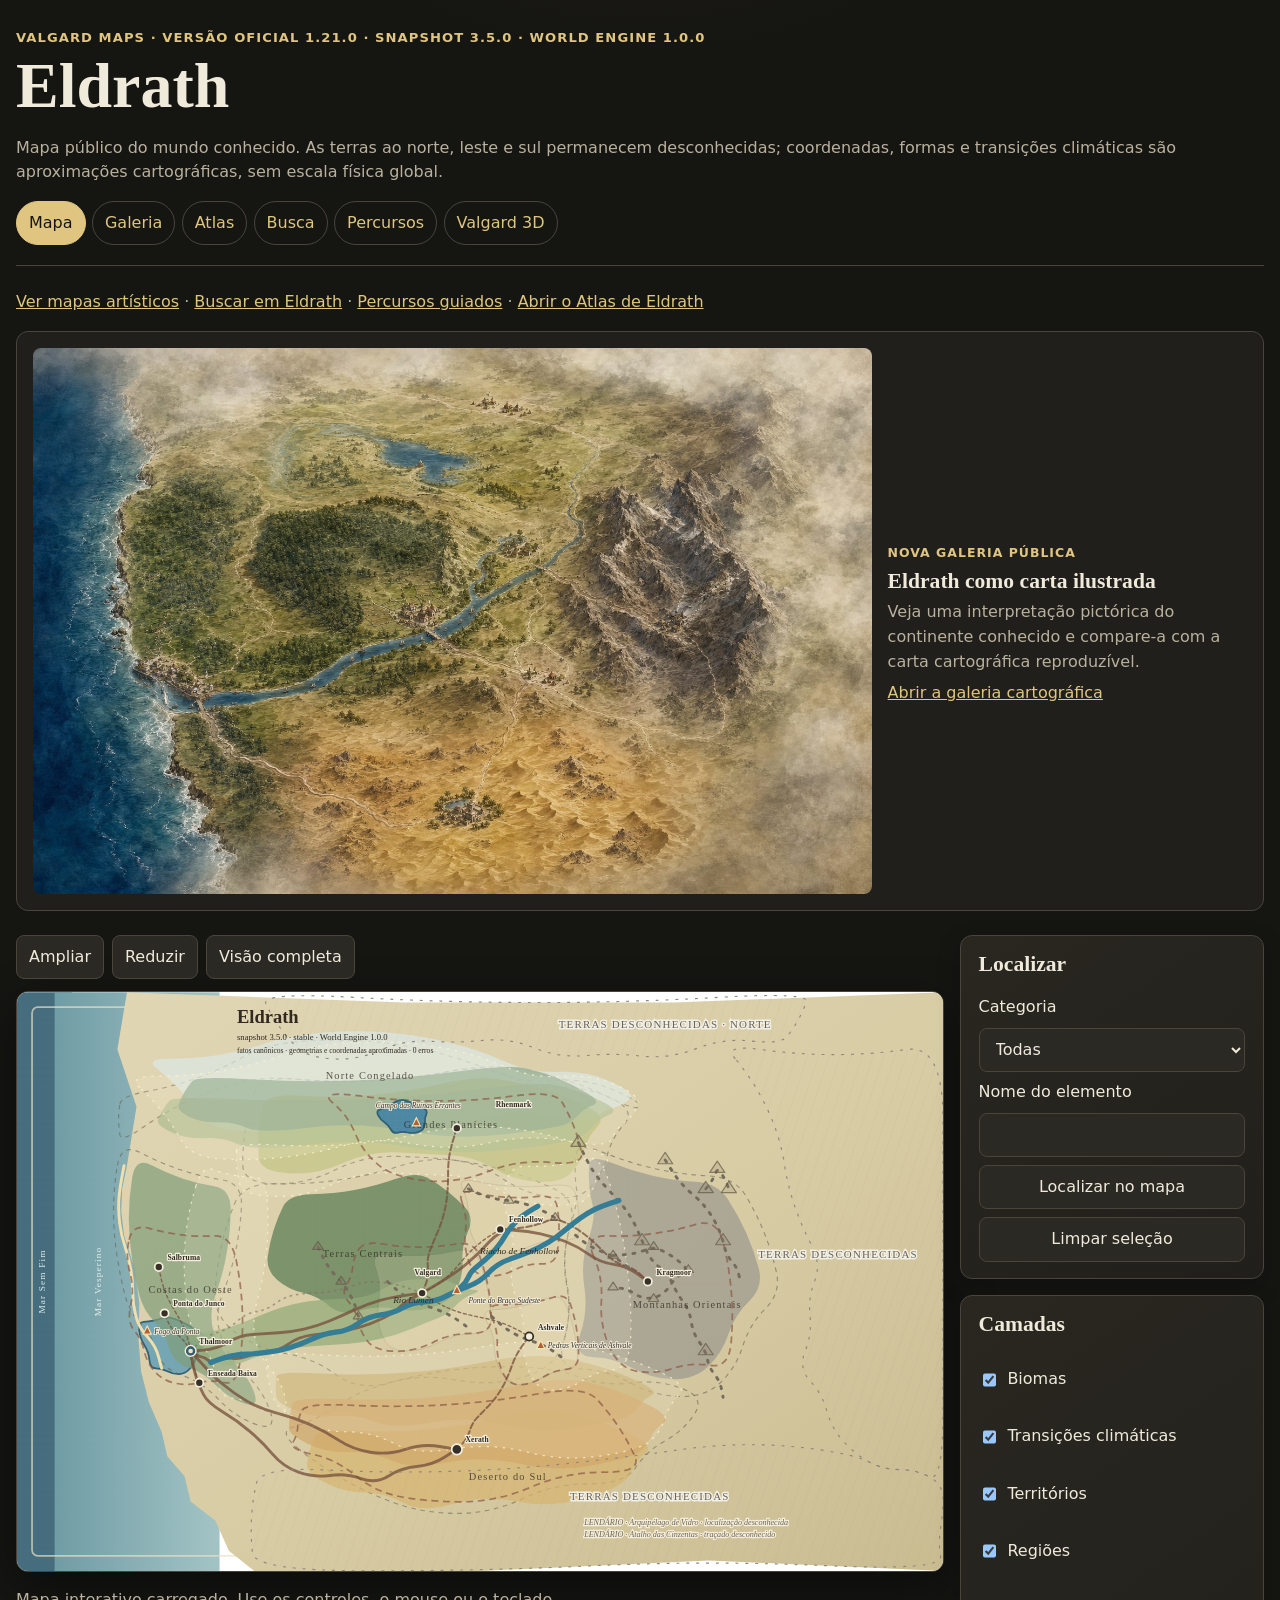
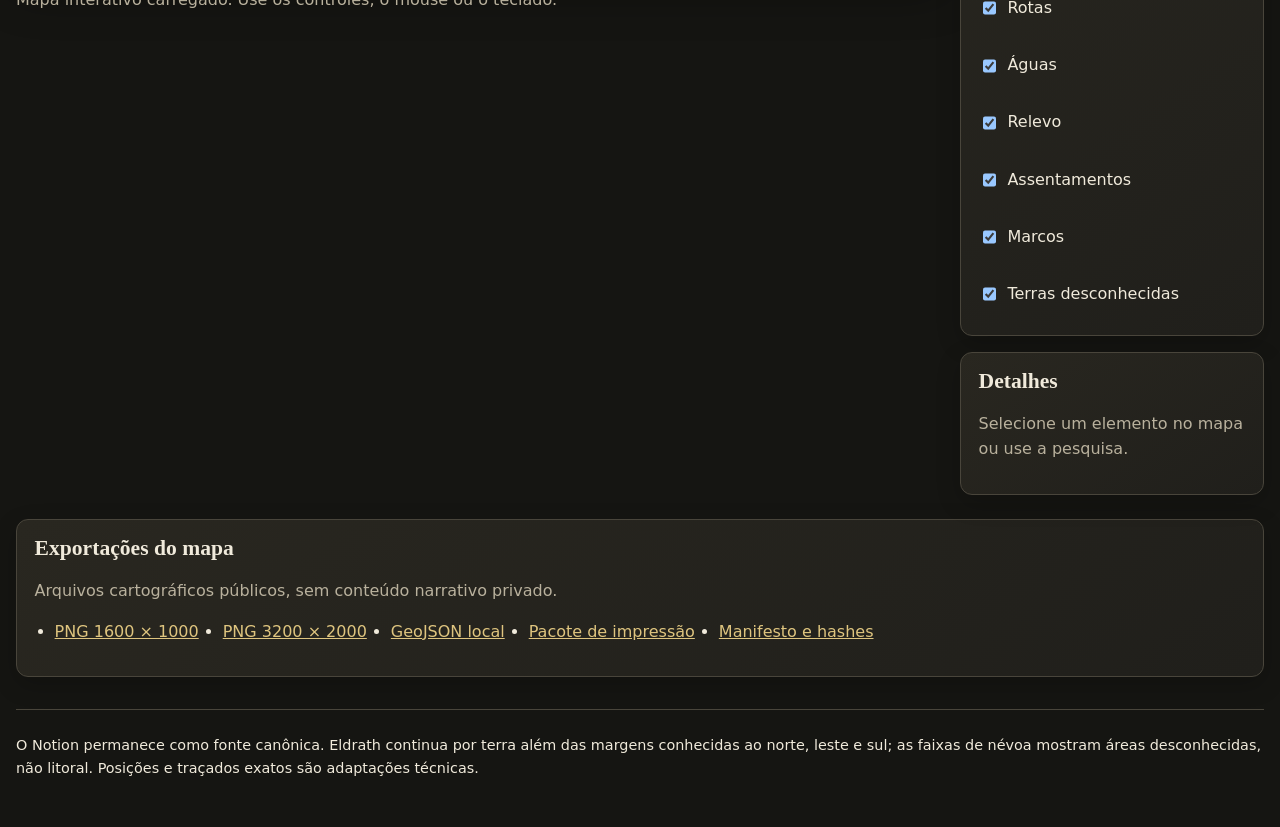
<file: index.html>
<!doctype html>
<html lang="pt-BR">
<head>
  <meta charset="utf-8">
  <meta name="viewport" content="width=device-width, initial-scale=1">
  <title>Valgard Maps — Eldrath</title>
  <meta name="description" content="Mapa público interativo de Eldrath.">
  <meta name="theme-color" content="#201f1b">
  <link rel="manifest" href="manifest.webmanifest">
  <link rel="stylesheet" href="styles.css">
  <link rel="stylesheet" href="phase29.css">
  <link rel="stylesheet" href="accessibility.css">
  <link rel="stylesheet" href="polish.css">
  <link rel="stylesheet" href="gallery.css">
</head>
<body>
  <a class="skip-link" href="#main-content">Pular para o mapa</a>
  <header>
    <p>Valgard Maps · versão oficial 1.21.0 · snapshot 3.5.0 · World Engine 1.0.0</p>
    <h1>Eldrath</h1>
    <p>Mapa público do mundo conhecido. As terras ao norte, leste e sul permanecem desconhecidas; coordenadas, formas e transições climáticas são aproximações cartográficas, sem escala física global.</p>
    <nav class="site-nav" aria-label="Navegação principal"><a href="index.html" aria-current="page">Mapa</a><a href="gallery.html">Galeria</a><a href="atlas.html">Atlas</a><a href="search.html">Busca</a><a href="tours.html">Percursos</a><a href="valgard-3d.html">Valgard 3D</a></nav>
  </header>
  <main id="main-content">
    <p><a href="gallery.html">Ver mapas artísticos</a> · <a href="search.html">Buscar em Eldrath</a> · <a href="tours.html">Percursos guiados</a> · <a href="atlas.html">Abrir o Atlas de Eldrath</a></p>
    <section class="art-preview" aria-labelledby="art-preview-title">
      <a href="gallery.html"><img src="art/eldrath-carta-ilustrada-v001.jpg" width="1554" height="1012" alt="Prévia da carta artística de Eldrath"></a>
      <div><p class="art-preview-kicker">Nova galeria pública</p><h2 id="art-preview-title">Eldrath como carta ilustrada</h2><p>Veja uma interpretação pictórica do continente conhecido e compare-a com a carta cartográfica reproduzível.</p><a href="gallery.html">Abrir a galeria cartográfica</a></div>
    </section>
    <div class="workspace">
      <section class="map-shell" aria-labelledby="map-heading">
        <h2 id="map-heading" class="sr-only">Mapa interativo</h2>
        <div class="toolbar" aria-label="Controles do mapa">
          <button id="zoom-in" type="button">Ampliar</button>
          <button id="zoom-out" type="button">Reduzir</button>
          <button id="reset-view" type="button">Visão completa</button>
        </div>
        <div class="map">
          <object id="eldrath-map" data="maps/eldrath-v001.svg" type="image/svg+xml" aria-label="Mapa de Eldrath">
            <p>Não foi possível exibir o SVG. <a href="maps/eldrath-v001.svg">Abra o mapa diretamente</a>.</p>
          </object>
        </div>
        <p id="map-status" role="status" aria-live="polite">Carregando o mapa interativo…</p>
      </section>
      <aside class="sidebar">
        <section class="panel">
          <h2>Localizar</h2>
          <form id="feature-form" class="search-form">
            <label for="feature-category">Categoria</label>
            <select id="feature-category">
              <option value="all">Todas</option>
              <option value="settlements">Assentamentos</option>
              <option value="landmarks">Marcos</option>
              <option value="regions">Regiões</option>
              <option value="climateTransitions">Transições climáticas</option>
              <option value="rivers">Rios</option>
              <option value="relief">Relevo</option>
              <option value="routes">Rotas</option>
              <option value="unknownRegions">Terras desconhecidas</option>
            </select>
            <label for="feature-search">Nome do elemento</label>
            <input id="feature-search" list="feature-options" autocomplete="off">
            <datalist id="feature-options"></datalist>
            <button type="submit">Localizar no mapa</button>
            <button id="clear-selection" type="button">Limpar seleção</button>
          </form>
        </section>
        <section class="panel">
          <h2>Camadas</h2>
          <div class="layers">
            <label><input type="checkbox" data-layer="biomes" checked> Biomas</label>
            <label><input type="checkbox" data-layer="climate" checked> Transições climáticas</label>
            <label><input type="checkbox" data-layer="territories" checked> Territórios</label>
            <label><input type="checkbox" data-layer="regions" checked> Regiões</label>
            <label><input type="checkbox" data-layer="routes" checked> Rotas</label>
            <label><input type="checkbox" data-layer="hydrology" checked> Águas</label>
            <label><input type="checkbox" data-layer="relief" checked> Relevo</label>
            <label><input type="checkbox" data-layer="settlements" checked> Assentamentos</label>
            <label><input type="checkbox" data-layer="landmarks" checked> Marcos</label>
            <label><input type="checkbox" data-layer="unknown" checked> Terras desconhecidas</label>
          </div>
        </section>
        <section id="feature-detail" class="panel" aria-live="polite">
          <h2>Detalhes</h2>
          <p>Selecione um elemento no mapa ou use a pesquisa.</p>
        </section>
      </aside>
    </div>
    <section class="downloads" aria-labelledby="downloads-title">
      <h2 id="downloads-title">Exportações do mapa</h2>
      <p>Arquivos cartográficos públicos, sem conteúdo narrativo privado.</p>
      <ul>
        <li><a href="downloads/eldrath-v001-1600x1000.png">PNG 1600 × 1000</a></li>
        <li><a href="downloads/eldrath-v001-3200x2000.png">PNG 3200 × 2000</a></li>
        <li><a href="downloads/eldrath-v001.geojson">GeoJSON local</a></li>
        <li><a href="downloads/eldrath-v001-print.zip">Pacote de impressão</a></li>
        <li><a href="downloads/manifest.json">Manifesto e hashes</a></li>
      </ul>
    </section>
  </main>
  <footer>O Notion permanece como fonte canônica. Eldrath continua por terra além das margens conhecidas ao norte, leste e sul; as faixas de névoa mostram áreas desconhecidas, não litoral. Posições e traçados exatos são adaptações técnicas.</footer>
  <script src="app.js" defer></script>
  <script src="sw-register.js" defer></script>
</body>
</html>
</file>
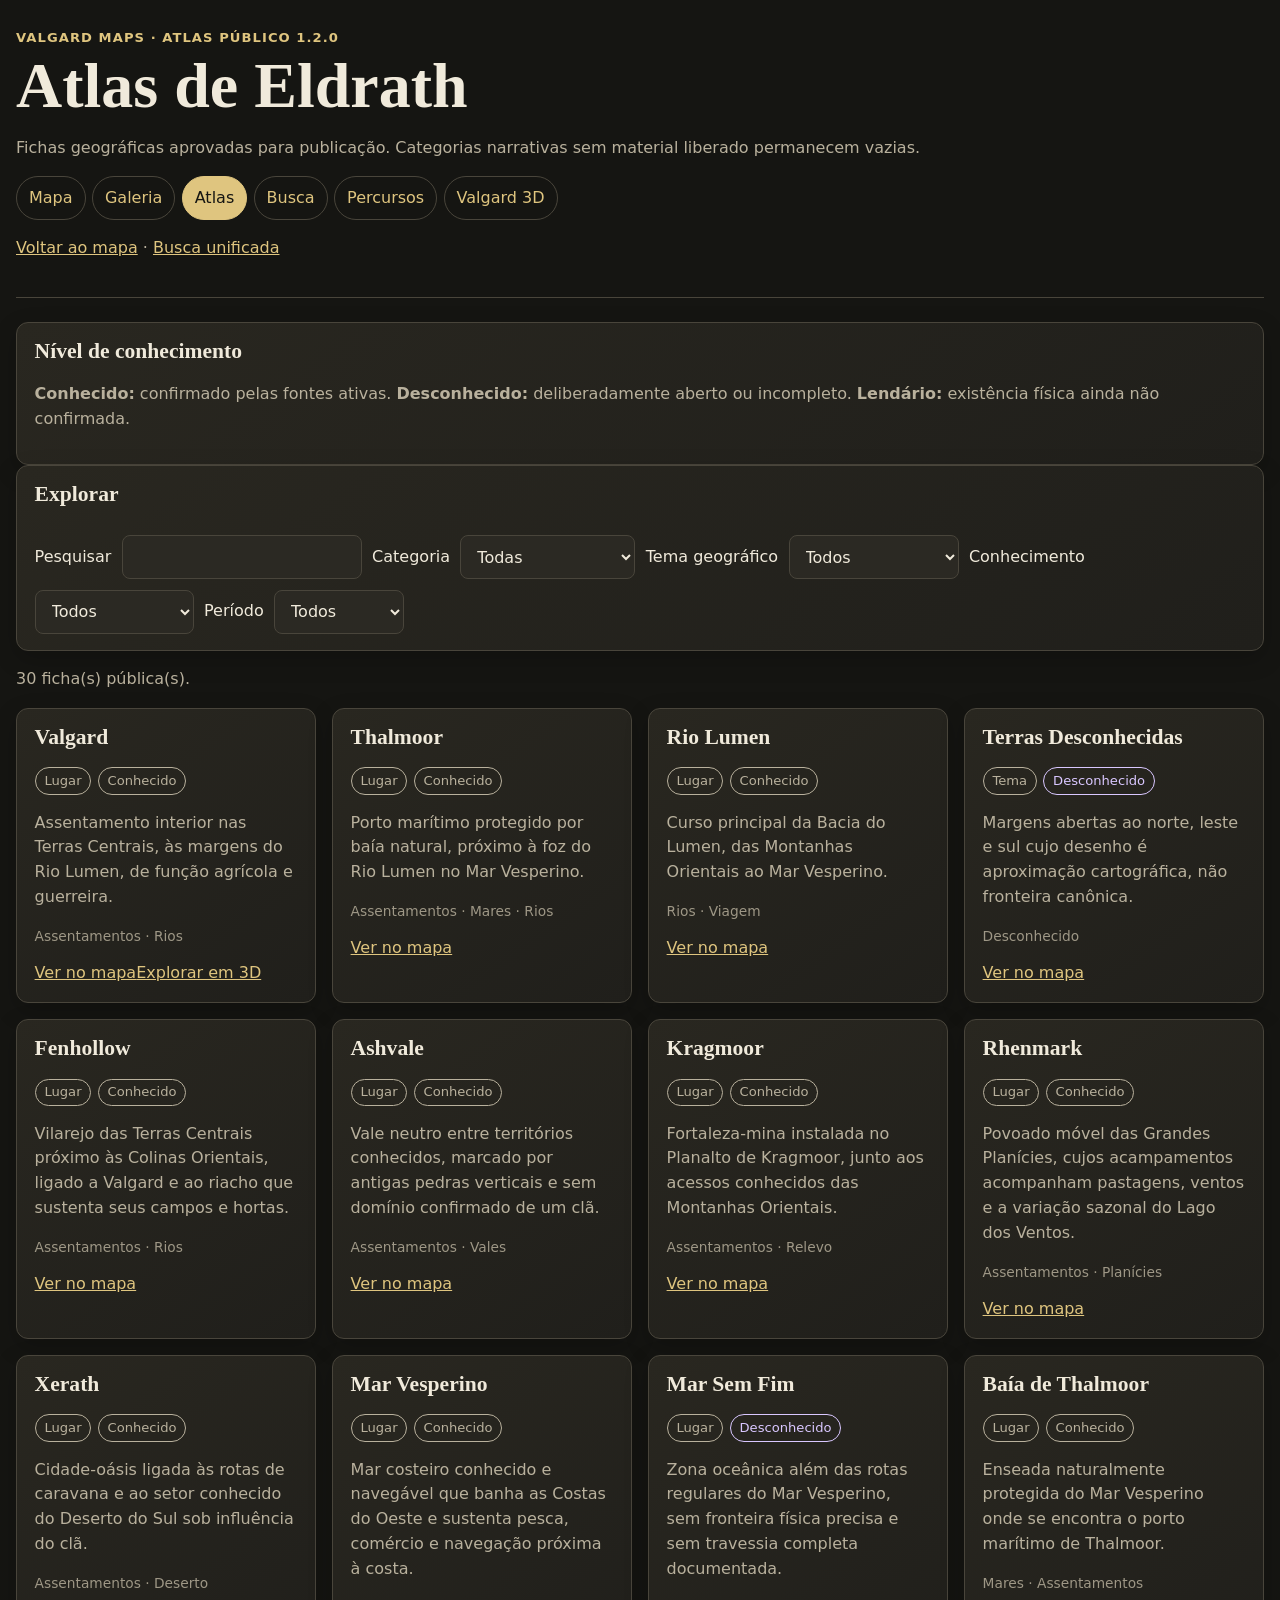
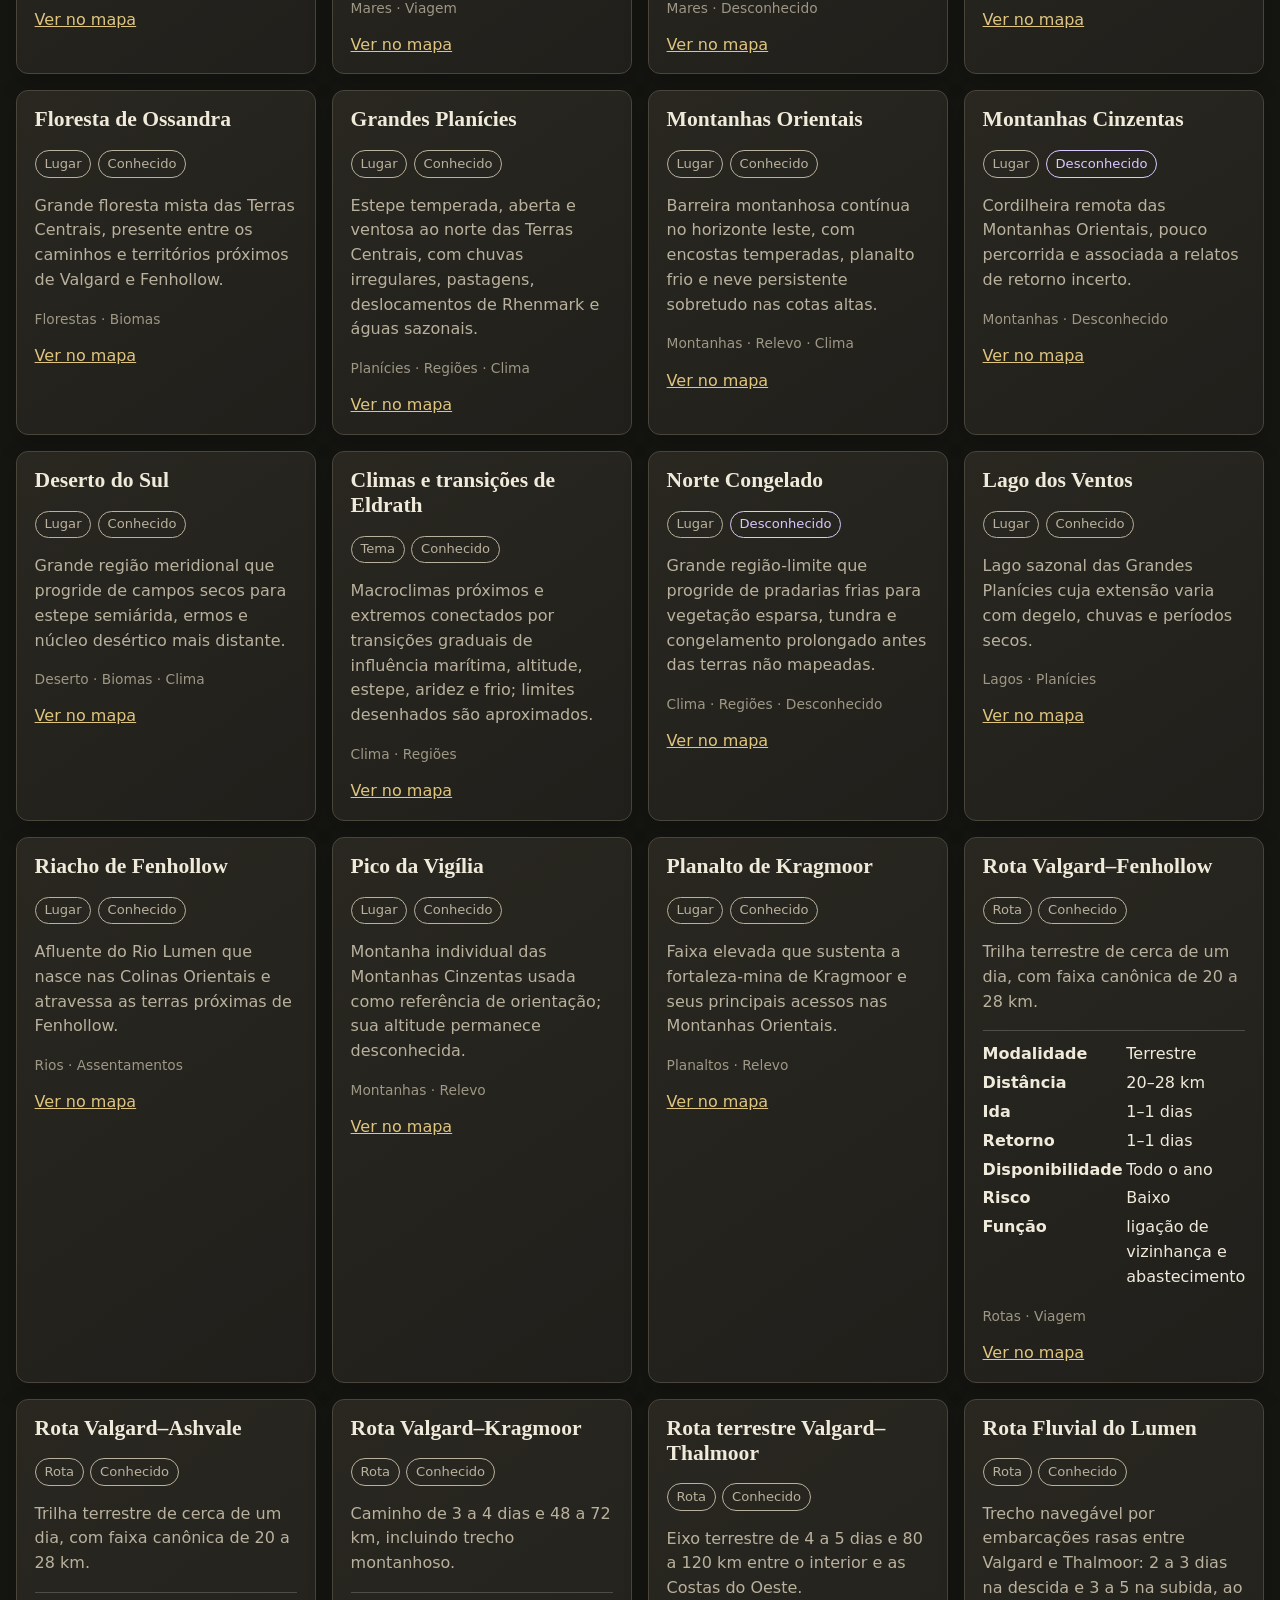
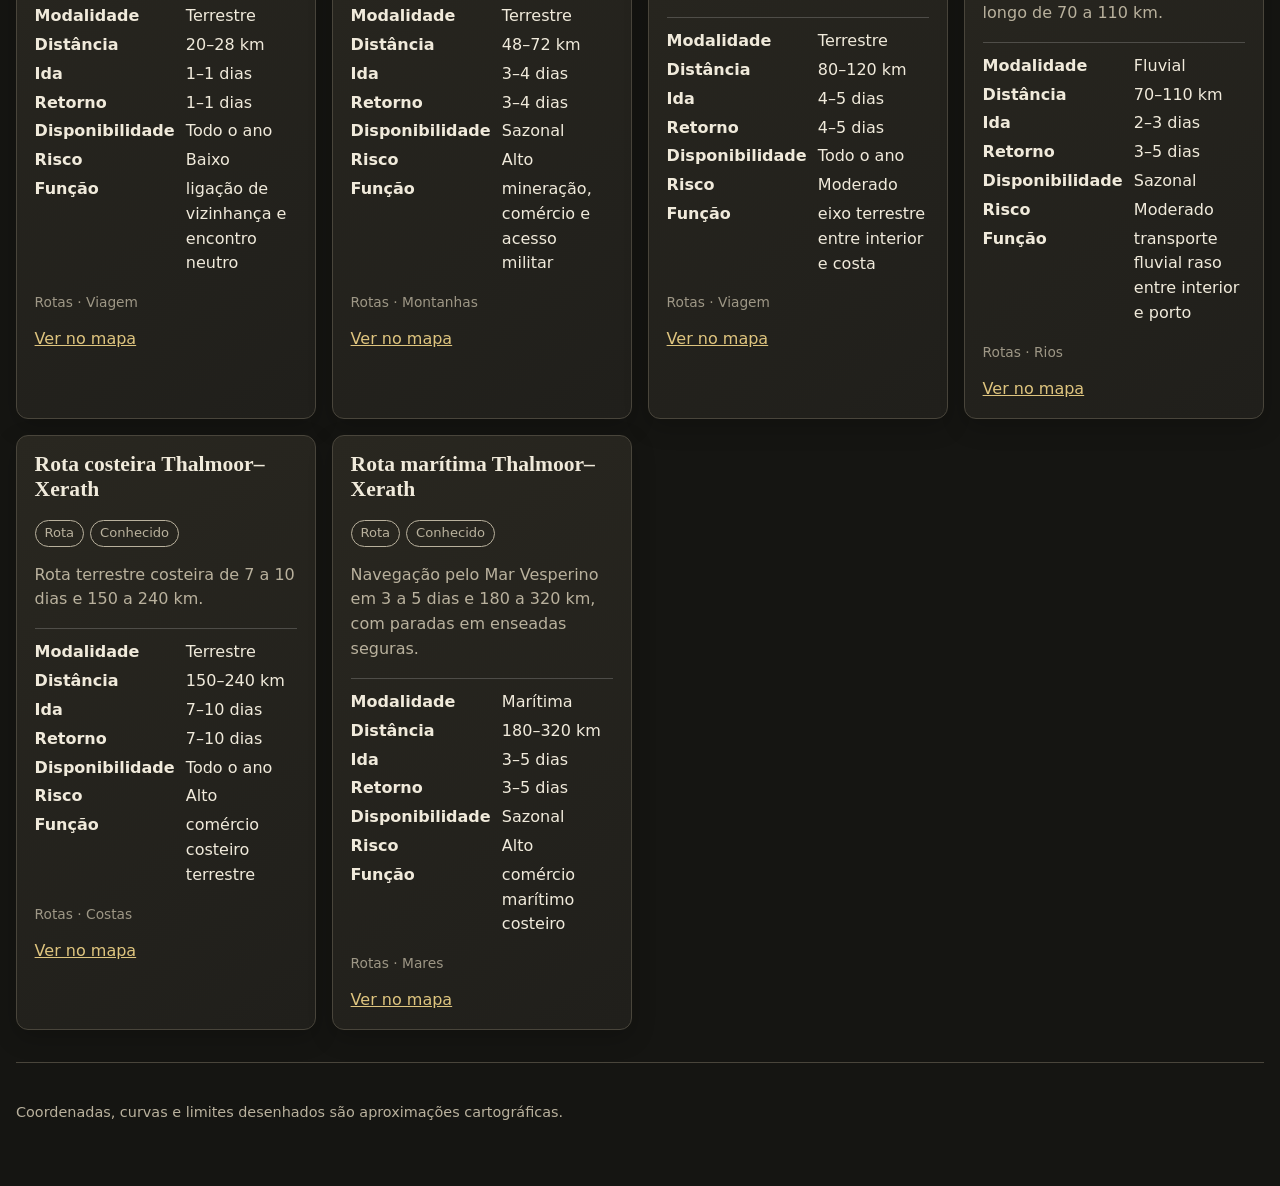
<file: atlas.html>
<!doctype html>
<html lang="pt-BR">
<head>
  <meta charset="utf-8">
  <meta name="viewport" content="width=device-width,initial-scale=1">
  <title>Atlas de Eldrath</title>
  <meta name="description" content="Atlas cartográfico público de Eldrath.">
  <meta name="theme-color" content="#201f1b">
  <link rel="manifest" href="manifest.webmanifest">
  <link rel="stylesheet" href="styles.css">
  <link rel="stylesheet" href="accessibility.css">
  <link rel="stylesheet" href="polish.css">
  <link rel="stylesheet" href="atlas.css">
</head>
<body>
<a class="skip-link" href="#main-content">Pular para as fichas</a>
<header>
  <p>Valgard Maps · atlas público 1.2.0</p>
  <h1>Atlas de Eldrath</h1>
  <p>Fichas geográficas aprovadas para publicação. Categorias narrativas sem material liberado permanecem vazias.</p>
  <nav class="site-nav" aria-label="Navegação principal"><a href="index.html">Mapa</a><a href="gallery.html">Galeria</a><a href="atlas.html" aria-current="page">Atlas</a><a href="search.html">Busca</a><a href="tours.html">Percursos</a><a href="valgard-3d.html">Valgard 3D</a></nav>
  <p><a href="index.html">Voltar ao mapa</a> · <a href="search.html">Busca unificada</a></p>
</header>
<main id="main-content">
  <section class="panel atlas-legend" aria-labelledby="knowledge-title">
    <h2 id="knowledge-title">Nível de conhecimento</h2>
    <p><strong>Conhecido:</strong> confirmado pelas fontes ativas. <strong>Desconhecido:</strong> deliberadamente aberto ou incompleto. <strong>Lendário:</strong> existência física ainda não confirmada.</p>
  </section>
  <section class="panel atlas-controls" aria-labelledby="filters-title">
    <h2 id="filters-title">Explorar</h2>
    <label for="atlas-search">Pesquisar</label><input id="atlas-search" type="search" autocomplete="off">
    <label for="atlas-kind">Categoria</label><select id="atlas-kind"><option value="all">Todas</option><option value="place">Lugares</option><option value="theme">Temas</option><option value="route">Rotas</option><option value="character">Personagens</option><option value="event">Acontecimentos</option><option value="chapter">Capítulos</option></select>
    <label for="atlas-theme">Tema geográfico</label><select id="atlas-theme"><option value="all">Todos</option></select>
    <label for="atlas-knowledge">Conhecimento</label><select id="atlas-knowledge"><option value="all">Todos</option><option value="known">Conhecido</option><option value="unknown">Desconhecido</option><option value="legendary">Lendário</option></select>
    <label for="atlas-period">Período</label><select id="atlas-period"><option value="all">Todos</option><option value="atemporal">Atemporal</option></select>
  </section>
  <p id="atlas-status" role="status" aria-live="polite">Carregando atlas…</p>
  <section id="atlas-results" class="atlas-grid" aria-label="Fichas do atlas"></section>
  <noscript><section class="panel"><h2>Atlas sem JavaScript</h2><p>As fichas pesquisáveis exigem JavaScript. O <a href="maps/eldrath-v001.svg">mapa SVG</a> e as <a href="index.html#downloads-title">exportações públicas</a> continuam acessíveis.</p></section></noscript>
</main>
<footer><p>Coordenadas, curvas e limites desenhados são aproximações cartográficas.</p></footer>
<script src="atlas.js" defer></script>
<script src="sw-register.js" defer></script>
</body>
</html>
</file>
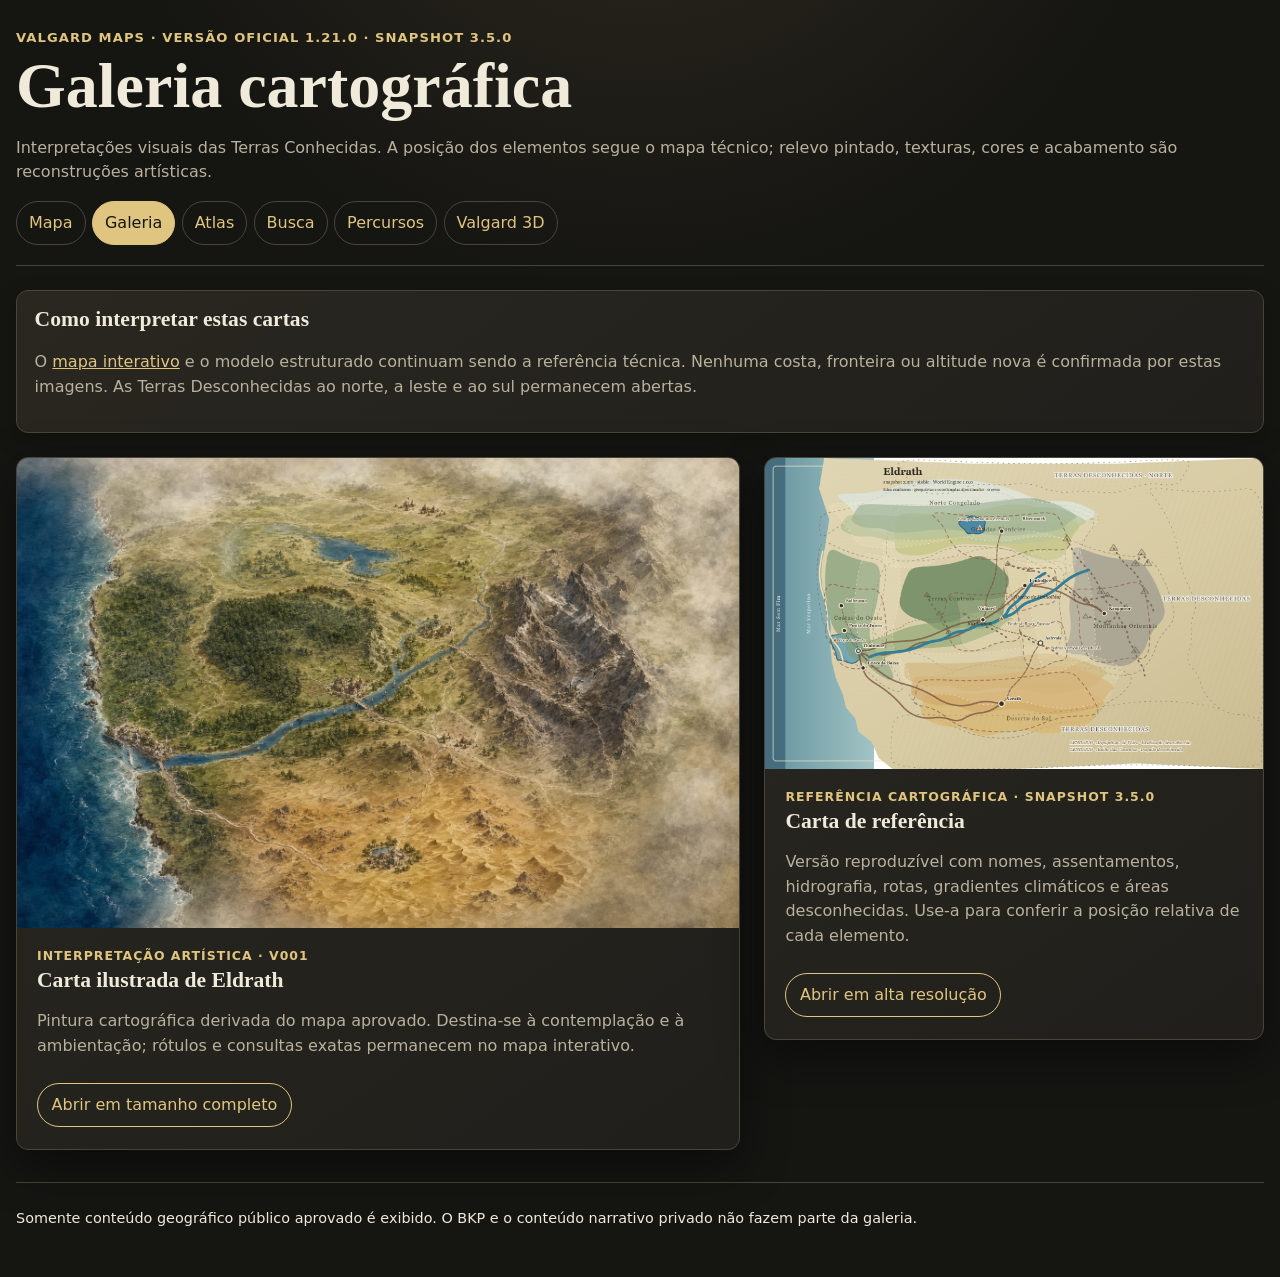
<file: gallery.html>
<!doctype html>
<html lang="pt-BR">
<head>
  <meta charset="utf-8">
  <meta name="viewport" content="width=device-width,initial-scale=1">
  <title>Galeria cartográfica — Valgard Maps</title>
  <meta name="description" content="Cartas artísticas e cartográficas públicas das Terras Conhecidas de Eldrath.">
  <meta name="theme-color" content="#201f1b">
  <link rel="manifest" href="manifest.webmanifest">
  <link rel="stylesheet" href="styles.css">
  <link rel="stylesheet" href="accessibility.css">
  <link rel="stylesheet" href="polish.css">
  <link rel="stylesheet" href="gallery.css">
</head>
<body>
  <a class="skip-link" href="#main-content">Pular para a galeria</a>
  <header>
    <p>Valgard Maps · versão oficial 1.21.0 · snapshot 3.5.0</p>
    <h1>Galeria cartográfica</h1>
    <p>Interpretações visuais das Terras Conhecidas. A posição dos elementos segue o mapa técnico; relevo pintado, texturas, cores e acabamento são reconstruções artísticas.</p>
    <nav class="site-nav" aria-label="Navegação principal"><a href="index.html">Mapa</a><a href="gallery.html" aria-current="page">Galeria</a><a href="atlas.html">Atlas</a><a href="search.html">Busca</a><a href="tours.html">Percursos</a><a href="valgard-3d.html">Valgard 3D</a></nav>
  </header>
  <main id="main-content">
    <section class="gallery-notice panel" aria-labelledby="reading-rule">
      <h2 id="reading-rule">Como interpretar estas cartas</h2>
      <p>O <a href="index.html">mapa interativo</a> e o modelo estruturado continuam sendo a referência técnica. Nenhuma costa, fronteira ou altitude nova é confirmada por estas imagens. As Terras Desconhecidas ao norte, a leste e ao sul permanecem abertas.</p>
    </section>
    <div class="art-grid">
      <article class="art-card art-card-featured">
        <div class="art-frame"><img src="art/eldrath-carta-ilustrada-v001.jpg" width="1554" height="1012" alt="Carta artística de Eldrath com mar a oeste, planícies ao norte, montanhas a leste, deserto ao sul e terras desconhecidas abertas nas margens"></div>
        <div class="art-copy"><p class="eyebrow">Interpretação artística · v001</p><h2>Carta ilustrada de Eldrath</h2><p>Pintura cartográfica derivada do mapa aprovado. Destina-se à contemplação e à ambientação; rótulos e consultas exatas permanecem no mapa interativo.</p><a class="art-action" href="art/eldrath-carta-ilustrada-v001.jpg">Abrir em tamanho completo</a></div>
      </article>
      <article class="art-card">
        <div class="art-frame"><img src="downloads/eldrath-v001-3200x2000.png" width="3200" height="2000" alt="Carta cartográfica de referência das Terras Conhecidas de Eldrath, com nomes, rotas, rios e áreas desconhecidas"></div>
        <div class="art-copy"><p class="eyebrow">Referência cartográfica · snapshot 3.5.0</p><h2>Carta de referência</h2><p>Versão reproduzível com nomes, assentamentos, hidrografia, rotas, gradientes climáticos e áreas desconhecidas. Use-a para conferir a posição relativa de cada elemento.</p><a class="art-action" href="downloads/eldrath-v001-3200x2000.png">Abrir em alta resolução</a></div>
      </article>
    </div>
  </main>
  <footer>Somente conteúdo geográfico público aprovado é exibido. O BKP e o conteúdo narrativo privado não fazem parte da galeria.</footer>
  <script src="sw-register.js" defer></script>
</body>
</html>
</file>
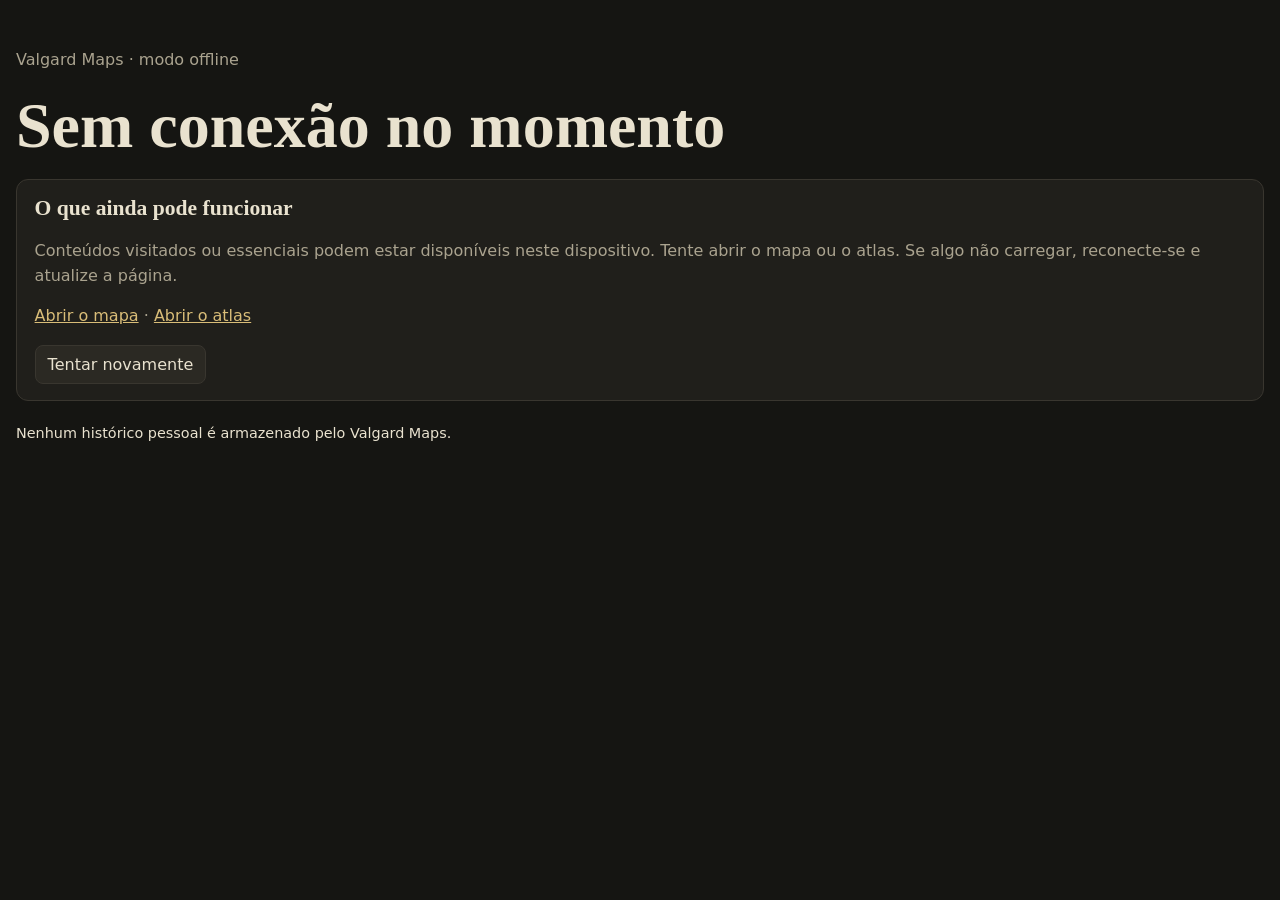
<file: offline.html>
<!doctype html>
<html lang="pt-BR"><head><meta charset="utf-8"><meta name="viewport" content="width=device-width,initial-scale=1"><title>Valgard Maps — sem conexão</title><meta name="theme-color" content="#201f1b"><link rel="manifest" href="manifest.webmanifest"><link rel="stylesheet" href="styles.css"><link rel="stylesheet" href="accessibility.css"></head>
<body><a class="skip-link" href="#main-content">Pular para o conteúdo</a><header><p>Valgard Maps · modo offline</p><h1>Sem conexão no momento</h1></header><main id="main-content"><section class="panel"><h2>O que ainda pode funcionar</h2><p>Conteúdos visitados ou essenciais podem estar disponíveis neste dispositivo. Tente abrir o mapa ou o atlas. Se algo não carregar, reconecte-se e atualize a página.</p><p><a href="index.html">Abrir o mapa</a> · <a href="atlas.html">Abrir o atlas</a></p><button id="retry-connection" type="button">Tentar novamente</button></section></main><footer>Nenhum histórico pessoal é armazenado pelo Valgard Maps.</footer><script src="sw-register.js" defer></script></body></html>
</file>
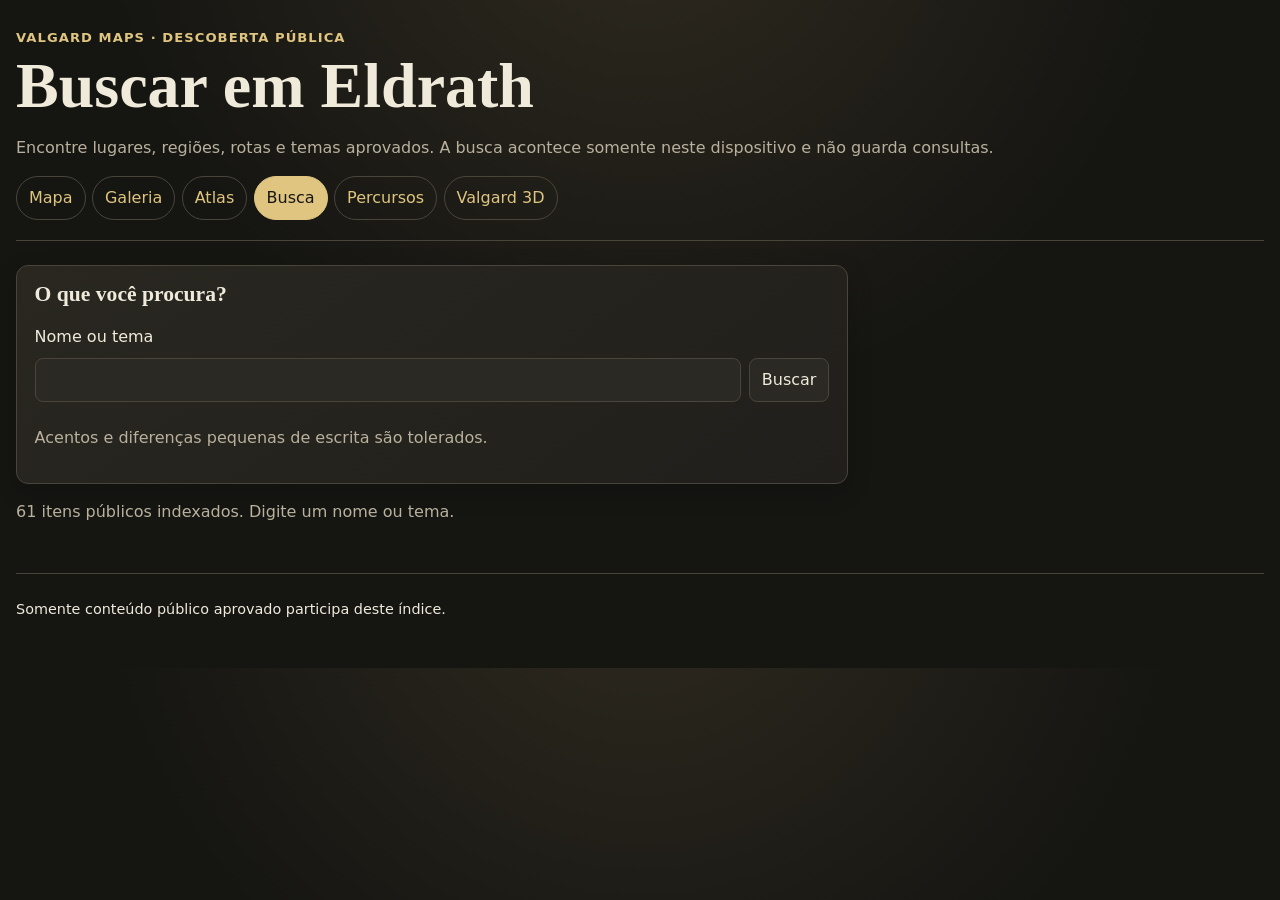
<file: search.html>
<!doctype html><html lang="pt-BR"><head><meta charset="utf-8"><meta name="viewport" content="width=device-width,initial-scale=1"><title>Buscar — Valgard Maps</title><meta name="description" content="Busca unificada no mapa, atlas e cenas públicas de Valgard Maps."><meta name="theme-color" content="#201f1b"><link rel="manifest" href="manifest.webmanifest"><link rel="stylesheet" href="styles.css"><link rel="stylesheet" href="accessibility.css"><link rel="stylesheet" href="search.css"></head><body><a class="skip-link" href="#main-content">Pular para a busca</a><header><p>Valgard Maps · descoberta pública</p><h1>Buscar em Eldrath</h1><p>Encontre lugares, regiões, rotas e temas aprovados. A busca acontece somente neste dispositivo e não guarda consultas.</p><nav class="site-nav" aria-label="Navegação principal"><a href="index.html">Mapa</a><a href="gallery.html">Galeria</a><a href="atlas.html">Atlas</a><a href="search.html" aria-current="page">Busca</a><a href="tours.html">Percursos</a><a href="valgard-3d.html">Valgard 3D</a></nav></header><main id="main-content"><section class="panel search-panel" aria-labelledby="search-title"><h2 id="search-title">O que você procura?</h2><form id="global-search-form"><label for="global-search">Nome ou tema</label><div class="search-row"><input id="global-search" type="search" autocomplete="off" aria-describedby="search-help"><button type="submit">Buscar</button></div><p id="search-help">Acentos e diferenças pequenas de escrita são tolerados.</p></form></section><p id="search-status" role="status" aria-live="polite">Carregando índice público…</p><section id="search-results" class="search-results" aria-label="Resultados da busca"></section><noscript><section class="panel"><h2>Busca sem JavaScript</h2><p>Use o <a href="atlas.html">atlas</a> ou abra o <a href="maps/eldrath-v001.svg">mapa SVG</a>.</p></section></noscript></main><footer>Somente conteúdo público aprovado participa deste índice.</footer><script src="search.js" defer></script><script src="sw-register.js" defer></script></body></html>
</file>
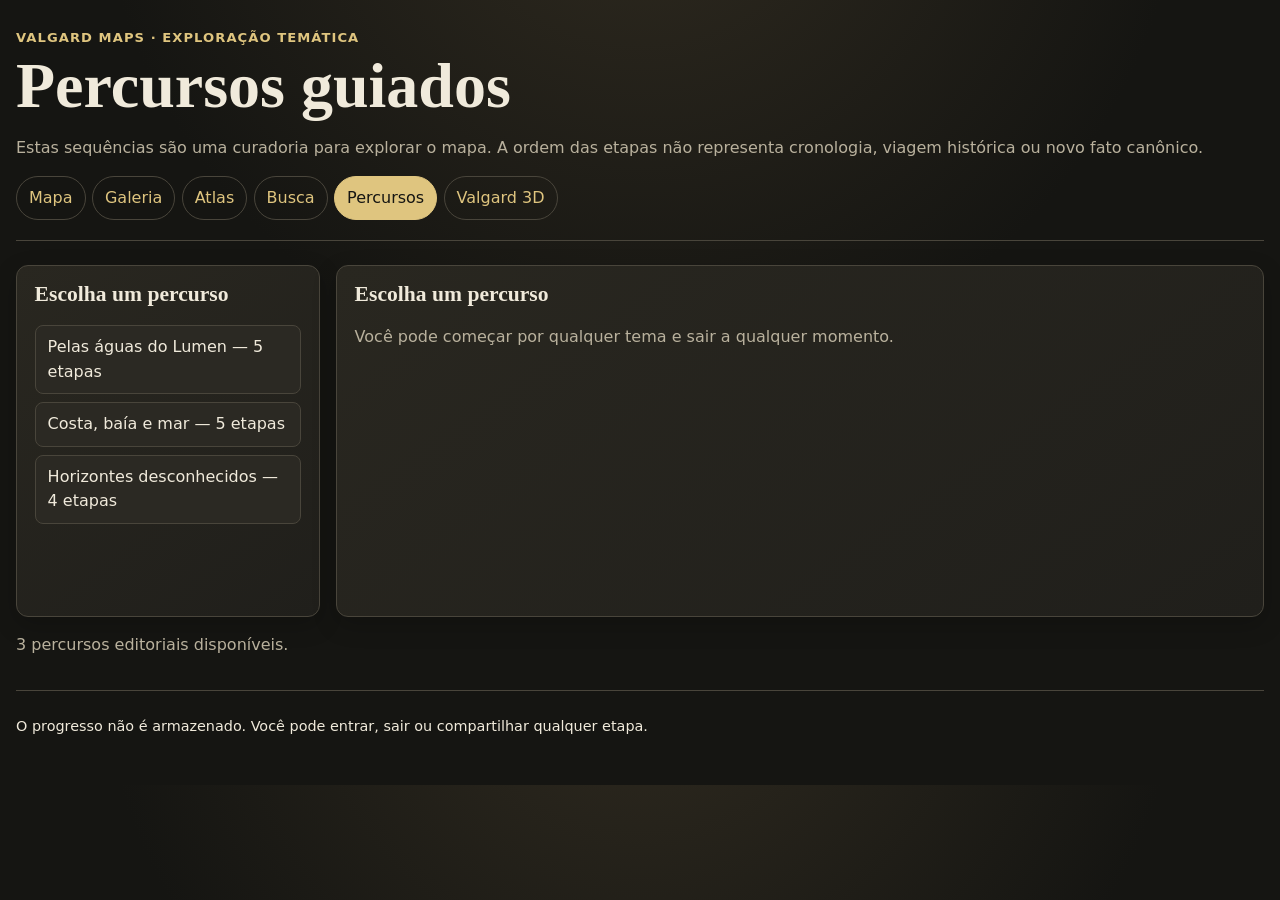
<file: tours.html>
<!doctype html><html lang="pt-BR"><head><meta charset="utf-8"><meta name="viewport" content="width=device-width,initial-scale=1"><title>Percursos guiados — Valgard Maps</title><meta name="description" content="Percursos editoriais por temas geográficos de Eldrath."><meta name="theme-color" content="#201f1b"><link rel="manifest" href="manifest.webmanifest"><link rel="stylesheet" href="styles.css"><link rel="stylesheet" href="accessibility.css"><link rel="stylesheet" href="tours.css"></head><body><a class="skip-link" href="#main-content">Pular para os percursos</a><header><p>Valgard Maps · exploração temática</p><h1>Percursos guiados</h1><p>Estas sequências são uma curadoria para explorar o mapa. A ordem das etapas não representa cronologia, viagem histórica ou novo fato canônico.</p><nav class="site-nav" aria-label="Navegação principal"><a href="index.html">Mapa</a><a href="gallery.html">Galeria</a><a href="atlas.html">Atlas</a><a href="search.html">Busca</a><a href="tours.html" aria-current="page">Percursos</a><a href="valgard-3d.html">Valgard 3D</a></nav></header><main id="main-content"><section class="tour-layout"><aside class="panel"><h2>Escolha um percurso</h2><div id="tour-list" class="tour-list"></div></aside><section id="tour-stage" class="panel tour-stage" aria-live="polite"><h2>Preparando percursos…</h2></section></section><p id="tour-status" role="status" aria-live="polite">Carregando dados públicos…</p><noscript><section class="panel"><h2>Percursos sem JavaScript</h2><p>Consulte a <a href="search.html">busca</a>, o <a href="atlas.html">atlas</a> ou abra o <a href="maps/eldrath-v001.svg">mapa SVG</a>.</p></section></noscript></main><footer>O progresso não é armazenado. Você pode entrar, sair ou compartilhar qualquer etapa.</footer><script src="tours.js" defer></script><script src="sw-register.js" defer></script></body></html>
</file>
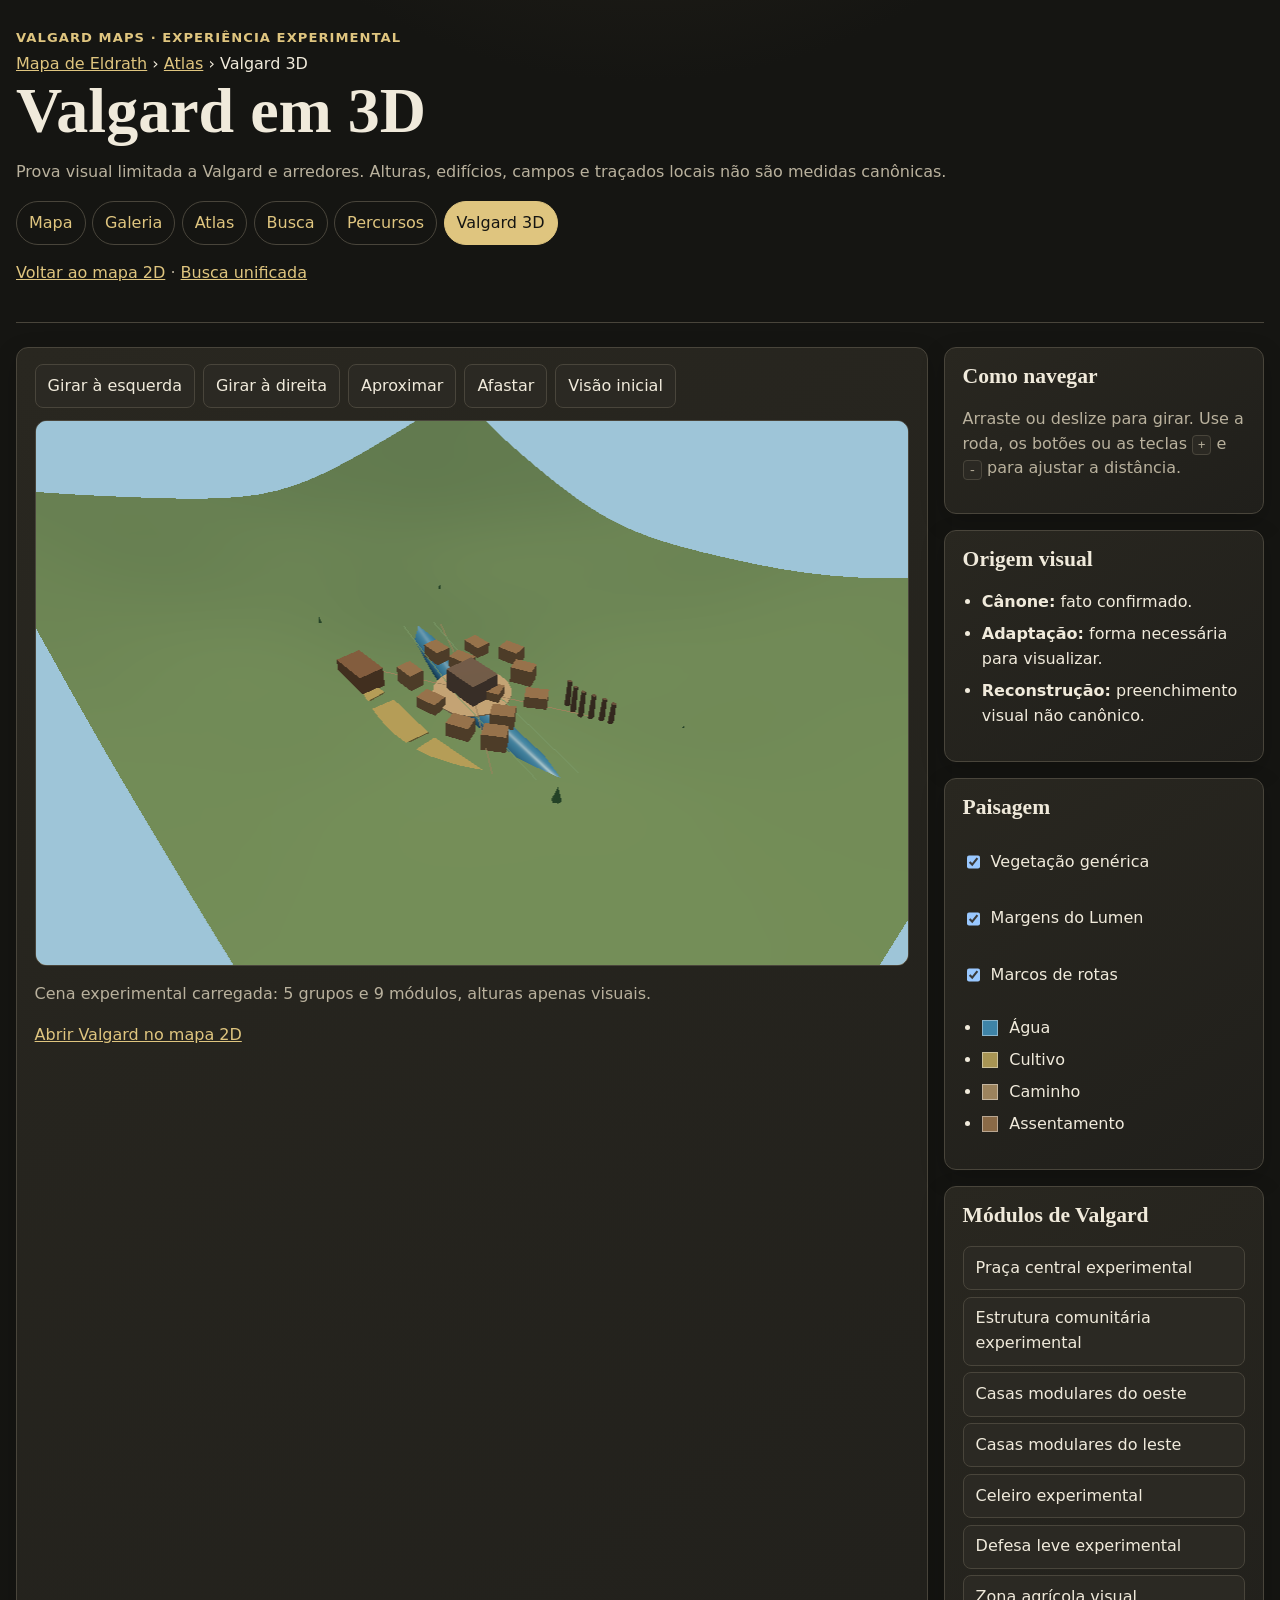
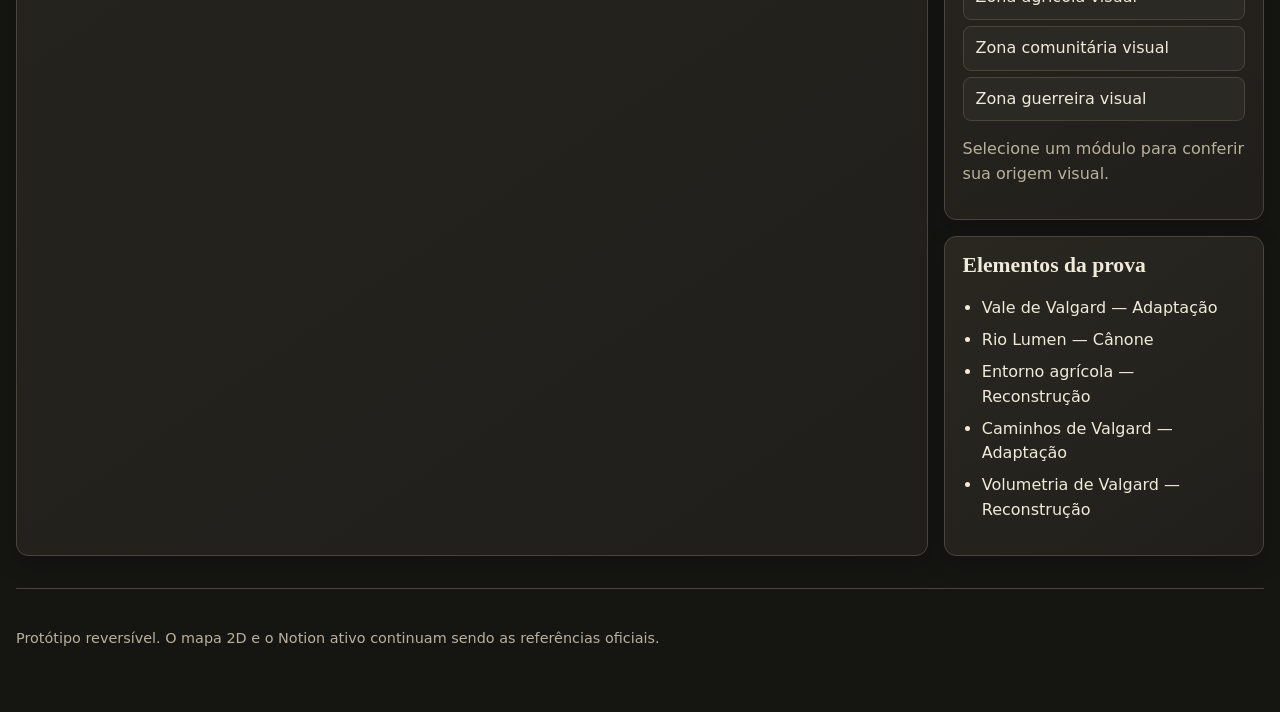
<file: valgard-3d.html>
<!doctype html>
<html lang="pt-BR">
<head>
  <meta charset="utf-8">
  <meta name="viewport" content="width=device-width,initial-scale=1">
  <title>Protótipo 3D de Valgard</title>
  <meta name="description" content="Protótipo cartográfico 3D experimental de Valgard e arredores.">
  <meta name="theme-color" content="#201f1b">
  <link rel="manifest" href="manifest.webmanifest">
  <link rel="stylesheet" href="styles.css">
  <link rel="stylesheet" href="accessibility.css">
  <link rel="stylesheet" href="polish.css">
  <link rel="stylesheet" href="valgard-3d.css">
</head>
<body>
<a class="skip-link" href="#main-content">Pular para o protótipo</a>
<header>
  <p>Valgard Maps · experiência experimental</p>
  <nav aria-label="Trilha de navegação"><a href="index.html#feature=settlement-valgard">Mapa de Eldrath</a> › <a href="atlas.html#entry=atlas-valgard">Atlas</a> › <span aria-current="page">Valgard 3D</span></nav>
  <h1>Valgard em 3D</h1>
  <p>Prova visual limitada a Valgard e arredores. Alturas, edifícios, campos e traçados locais não são medidas canônicas.</p>
  <nav class="site-nav" aria-label="Navegação principal"><a href="index.html#feature=settlement-valgard">Mapa</a><a href="gallery.html">Galeria</a><a href="atlas.html#entry=atlas-valgard">Atlas</a><a href="search.html">Busca</a><a href="tours.html">Percursos</a><a href="valgard-3d.html" aria-current="page">Valgard 3D</a></nav>
  <p><a href="index.html#feature=settlement-valgard">Voltar ao mapa 2D</a> · <a href="search.html">Busca unificada</a></p>
</header>
<main id="main-content">
  <section class="prototype-layout">
    <div class="prototype-stage panel">
      <div class="toolbar" aria-label="Controles da cena 3D">
        <button id="scene-left" type="button">Girar à esquerda</button>
        <button id="scene-right" type="button">Girar à direita</button>
        <button id="scene-in" type="button">Aproximar</button>
        <button id="scene-out" type="button">Afastar</button>
        <button id="scene-reset" type="button">Visão inicial</button>
      </div>
      <div id="scene-container" class="scene-container" tabindex="0" role="application" aria-label="Cena tridimensional experimental de Valgard. Use setas para girar, mais e menos para aproximar ou afastar.">
        <canvas id="scene-canvas"></canvas>
        <noscript><p>JavaScript está desativado. <a href="index.html#feature=settlement-valgard">Veja Valgard no mapa 2D</a>.</p></noscript>
      </div>
      <p id="scene-status" role="status" aria-live="polite">Preparando a cena…</p>
      <p><a href="index.html#feature=settlement-valgard">Abrir Valgard no mapa 2D</a></p>
    </div>
    <aside class="prototype-aside">
      <section class="panel"><h2>Como navegar</h2><p>Arraste ou deslize para girar. Use a roda, os botões ou as teclas <kbd>+</kbd> e <kbd>-</kbd> para ajustar a distância.</p></section>
      <section class="panel"><h2>Origem visual</h2><ul id="scene-legend"><li><strong>Cânone:</strong> fato confirmado.</li><li><strong>Adaptação:</strong> forma necessária para visualizar.</li><li><strong>Reconstrução:</strong> preenchimento visual não canônico.</li></ul></section>
      <section class="panel"><h2>Paisagem</h2><div id="landscape-controls" class="landscape-controls"><label><input type="checkbox" data-scene-layer="vegetation" checked> Vegetação genérica</label><label><input type="checkbox" data-scene-layer="riverbanks" checked> Margens do Lumen</label><label><input type="checkbox" data-scene-layer="route-markers" checked> Marcos de rotas</label></div><ul class="material-legend"><li><span data-material="water"></span> Água</li><li><span data-material="field"></span> Cultivo</li><li><span data-material="road"></span> Caminho</li><li><span data-material="settlement"></span> Assentamento</li></ul></section>
      <section class="panel"><h2>Módulos de Valgard</h2><div id="scene-modules" class="scene-modules"></div><p id="module-detail">Selecione um módulo para conferir sua origem visual.</p></section>
      <section class="panel"><h2>Elementos da prova</h2><ul id="scene-elements"></ul></section>
    </aside>
  </section>
</main>
<footer><p>Protótipo reversível. O mapa 2D e o Notion ativo continuam sendo as referências oficiais.</p></footer>
<script type="module" src="valgard-3d.js"></script>
<script src="sw-register.js" defer></script>
</body>
</html>
</file>
<file: styles.css>
:root{color-scheme:dark;--ink:#e9e2cf;--muted:#aaa38f;--panel:#201f1b;--edge:#39362f;--accent:#d9bd78;--focus:#f2d98f}*{box-sizing:border-box}body{margin:0;background:#151512;color:var(--ink);font-family:system-ui,sans-serif}header,main,footer{width:min(1400px,calc(100% - 2rem));margin:auto}header{padding:2rem 0 1rem}h1{margin:0;font:700 clamp(2rem,5vw,4rem) Georgia,serif}h2{font:700 1.35rem Georgia,serif}p{color:var(--muted);line-height:1.55}button,input,select{font:inherit}button,.control,input,select{border:1px solid var(--edge);border-radius:.5rem;background:#2b2923;color:var(--ink);padding:.55rem .75rem}button{cursor:pointer}button:hover{border-color:var(--accent)}button:focus-visible,input:focus-visible,select:focus-visible,a:focus-visible{outline:3px solid var(--focus);outline-offset:2px}.workspace{display:grid;grid-template-columns:minmax(0,1fr) 19rem;gap:1rem}.map-shell{min-width:0}.toolbar{display:flex;flex-wrap:wrap;gap:.5rem;margin-bottom:.75rem}.map{overflow:hidden;border:1px solid var(--edge);border-radius:12px;background:var(--panel);box-shadow:0 18px 60px #0008;touch-action:none}.map object{display:block;width:100%;aspect-ratio:8/5}.sidebar{display:grid;gap:1rem;align-content:start}.panel,.downloads{padding:1rem 1.1rem;border:1px solid var(--edge);border-radius:12px;background:var(--panel)}.panel h2,.downloads h2{margin-top:0}.layers{display:grid;gap:.45rem}.layers label{display:flex;gap:.55rem;align-items:center}.search-form{display:grid;gap:.5rem}.search-form input,.search-form select{width:100%}.detail-list{display:grid;grid-template-columns:auto 1fr;gap:.35rem .7rem;margin:0}.detail-list dt{color:var(--muted)}.detail-list dd{margin:0}.downloads{margin:1.5rem 0}.downloads ul{display:flex;flex-wrap:wrap;gap:.75rem 1.5rem;padding-left:1.25rem}footer{padding:1.5rem 0 3rem;font-size:.9rem}a{color:var(--accent)}.sr-only{position:absolute;width:1px;height:1px;padding:0;margin:-1px;overflow:hidden;clip:rect(0,0,0,0);white-space:nowrap;border:0}@media(max-width:900px){.workspace{grid-template-columns:1fr}.sidebar{grid-template-columns:repeat(2,minmax(0,1fr))}}@media(max-width:620px){header,main,footer{width:min(100% - 1rem,1400px)}.sidebar{grid-template-columns:1fr}.toolbar{position:sticky;top:.25rem;z-index:2;background:#151512dd;padding:.35rem}.toolbar button{flex:1}.downloads ul{display:grid}.map object{min-height:58vh;aspect-ratio:auto}}
</file>
<file: phase29.css>
/* Fase 29: resiliência visual do mapa público em contraste elevado e impressão. */
@media (forced-colors: active), (prefers-contrast: more) {
  button, .control, input, select, .map, .panel, .downloads { border-width: 2px; }
  .map { box-shadow: none; }
  a { text-decoration-thickness: 2px; }
}

@media print {
  body { background: #fff; color: #111; }
  header, main, footer { width: 100%; }
  .site-nav, .toolbar, .sidebar, .downloads, footer { display: none; }
  .workspace { display: block; }
  .map { border: 0; box-shadow: none; }
  .map object { width: 100%; aspect-ratio: 8 / 5; }
  header { padding: .25rem 0; }
  header p { color: #333; }
  a { color: #111; }
}
</file>
<file: accessibility.css>
.skip-link{position:fixed;z-index:20;top:.5rem;left:.5rem;transform:translateY(-180%);padding:.65rem .85rem;border-radius:.5rem;background:#f2d98f;color:#151512;font-weight:700}.skip-link:focus{transform:none}@media(prefers-reduced-motion:reduce){*,*::before,*::after{scroll-behavior:auto!important;animation-duration:.01ms!important;animation-iteration-count:1!important;transition-duration:.01ms!important}}
</file>
<file: polish.css>
:root{--ink:#f0eadb;--muted:#b9b19d;--panel-raised:#292720;--edge:#49453b;--accent:#dfc57f;--focus:#ffe7a3;--surface:#151512;--radius:.75rem;--shadow:0 16px 48px #0007}
html{scroll-padding-top:5rem}body{background:radial-gradient(circle at 50% -20%,#302b20 0,var(--surface) 34rem);line-height:1.55}header{padding:1.5rem 0 1.25rem;border-bottom:1px solid var(--edge);margin-bottom:1.5rem}header>p:first-child{margin:.25rem 0;color:var(--accent);font-size:.82rem;font-weight:700;letter-spacing:.08em;text-transform:uppercase}h1{line-height:1.05}button,input,select{min-height:2.75rem}button:hover{background:#343126}button:disabled{cursor:not-allowed;opacity:.55}header nav.site-nav,header nav[aria-label="Navegação principal"]{display:flex;flex-wrap:wrap;gap:.4rem;margin-top:1rem}header nav.site-nav a,header nav[aria-label="Navegação principal"] a{display:inline-flex;align-items:center;min-height:2.75rem;padding:.45rem .75rem;border:1px solid var(--edge);border-radius:99px;text-decoration:none}header nav.site-nav a:hover,header nav.site-nav a[aria-current="page"],header nav[aria-label="Navegação principal"] a:hover,header nav[aria-label="Navegação principal"] a[aria-current="page"]{color:#151512;background:var(--accent);border-color:var(--accent)}.panel,.downloads{border-radius:var(--radius);background:linear-gradient(145deg,var(--panel-raised),var(--panel));box-shadow:0 8px 24px #0003}.map{border-radius:var(--radius);box-shadow:var(--shadow)}.layers label{min-height:2.75rem}[role="status"]{min-height:1.5rem}footer{margin-top:2rem;border-top:1px solid var(--edge)}@media(max-width:620px){header nav.site-nav,header nav[aria-label="Navegação principal"]{display:grid;grid-template-columns:repeat(2,minmax(0,1fr))}header nav.site-nav a,header nav[aria-label="Navegação principal"] a{justify-content:center;text-align:center}}
</file>
<file: gallery.css>
.gallery-notice{margin-bottom:1.5rem}.gallery-notice h2{margin-top:0}.art-grid{display:grid;gap:1.5rem}.art-card{overflow:hidden;border:1px solid var(--edge);border-radius:var(--radius);background:linear-gradient(145deg,var(--panel-raised),var(--panel));box-shadow:var(--shadow)}.art-frame{overflow:hidden;background:#0d0e0d}.art-frame img{display:block;width:100%;height:auto;transition:transform .45s ease}.art-card:hover .art-frame img{transform:scale(1.012)}.art-copy{padding:1.15rem 1.25rem 1.35rem}.art-copy h2{margin:.15rem 0}.eyebrow,.art-preview-kicker{margin:0;color:var(--accent);font-size:.78rem;font-weight:800;letter-spacing:.08em;text-transform:uppercase}.art-action{display:inline-flex;min-height:2.75rem;align-items:center;margin-top:.5rem;padding:.55rem .85rem;border:1px solid var(--accent);border-radius:99px;text-decoration:none}.art-action:hover{color:#151512;background:var(--accent)}.art-preview{display:grid;grid-template-columns:minmax(0,1.4fr) minmax(16rem,.6fr);gap:1rem;align-items:center;margin:0 0 1.5rem;padding:1rem;border:1px solid var(--edge);border-radius:12px;background:var(--panel)}.art-preview img{display:block;width:100%;height:auto;border-radius:8px}.art-preview h2{margin:.2rem 0}.art-preview p{margin:.4rem 0}@media(min-width:1000px){.art-grid{grid-template-columns:1.45fr 1fr;align-items:start}.art-card-featured{grid-row:span 2}}@media(max-width:620px){.art-preview{grid-template-columns:1fr}}@media(prefers-reduced-motion:reduce){.art-frame img{transition:none}.art-card:hover .art-frame img{transform:none}}
</file>
<file: atlas.css>
.atlas-controls{display:flex;flex-wrap:wrap;gap:.65rem;align-items:center}.atlas-controls h2{width:100%}.atlas-controls input{min-width:15rem}.atlas-grid{display:grid;grid-template-columns:repeat(auto-fit,minmax(16rem,1fr));gap:1rem;margin:1rem 0}.atlas-card h2{margin-top:0}.atlas-card:focus{outline:3px solid #f2d98f;outline-offset:3px}.atlas-badges,.atlas-tags{display:flex;flex-wrap:wrap;gap:.4rem}.atlas-badges span{border:1px solid currentColor;border-radius:999px;padding:.15rem .55rem;font-size:.82rem}.atlas-badges [data-knowledge="unknown"]{color:#d9c7ff}.atlas-badges [data-knowledge="legendary"]{color:#f2d98f}.atlas-tags{font-size:.86rem;opacity:.82;text-transform:capitalize}.atlas-travel{display:grid;grid-template-columns:minmax(7rem,auto) 1fr;gap:.25rem .7rem;border-top:1px solid #ffffff30;padding-top:.7rem}.atlas-travel dt{font-weight:700}.atlas-travel dd{margin:0}@media(max-width:620px){.atlas-controls{display:grid}.atlas-controls input{min-width:0;width:100%}.atlas-travel{grid-template-columns:1fr}}
</file>
<file: search.css>
@import url("polish.css");.search-panel{max-width:52rem}.search-panel form{display:grid;gap:.5rem}.search-row{display:flex;gap:.5rem}.search-row input{flex:1;min-width:0}.search-results{display:grid;gap:1rem;margin:1rem 0}.search-card h2{margin-bottom:.35rem}.search-meta{display:flex;flex-wrap:wrap;gap:.4rem}.search-meta span{padding:.15rem .45rem;border:1px solid var(--edge);border-radius:99px;color:var(--muted)}.search-destinations{display:flex;flex-wrap:wrap;gap:.75rem}.search-empty{max-width:52rem}@media(max-width:520px){.search-row{display:grid}.search-row button{width:100%}}
</file>
<file: tours.css>
@import url("polish.css");.tour-layout{display:grid;grid-template-columns:19rem minmax(0,1fr);gap:1rem}.tour-list{display:grid;gap:.5rem}.tour-list button{text-align:left}.tour-list button[aria-pressed="true"]{border-color:var(--focus);background:#3a3426}.tour-stage{min-height:22rem}.tour-progress{color:var(--accent);font-weight:700}.tour-note{font-size:1.08rem}.tour-actions,.tour-destinations{display:flex;flex-wrap:wrap;gap:.65rem;margin-top:1rem}.tour-warning{padding:.75rem;border-left:4px solid var(--accent);background:#2b2923}@media(max-width:700px){.tour-layout{grid-template-columns:1fr}.tour-stage{min-height:0}}
</file>
<file: valgard-3d.css>
.prototype-layout{display:grid;grid-template-columns:minmax(0,1fr) 20rem;gap:1rem}.prototype-stage{min-width:0}.prototype-aside{display:grid;gap:1rem;align-content:start}.scene-container{position:relative;min-height:34rem;overflow:hidden;border:1px solid var(--edge);border-radius:.75rem;background:linear-gradient(#9ec5d8,#d8c89e);touch-action:none}.scene-container:focus-visible{outline:3px solid var(--focus);outline-offset:3px}.scene-container canvas{display:block;width:100%;height:100%;min-height:34rem}.prototype-aside ul{padding-left:1.2rem}.prototype-aside li{margin:.45rem 0}.scene-modules,.landscape-controls{display:grid;gap:.4rem}.landscape-controls label{display:flex;gap:.5rem;align-items:center}.scene-modules button{text-align:left}.scene-modules button[aria-pressed="true"]{border-color:var(--focus);background:#3a3426}.material-legend span{display:inline-block;width:1rem;height:1rem;margin-right:.4rem;border:1px solid #fff6;vertical-align:-.15rem}.material-legend [data-material="water"]{background:#3e84a8}.material-legend [data-material="field"]{background:#a89554}.material-legend [data-material="road"]{background:#9c835d}.material-legend [data-material="settlement"]{background:#8a6a47}kbd{border:1px solid var(--edge);border-radius:.25rem;padding:.1rem .3rem;background:#2b2923}@media(max-width:900px){.prototype-layout{grid-template-columns:1fr}.prototype-aside{grid-template-columns:repeat(2,minmax(0,1fr))}}@media(max-width:620px){.prototype-aside{grid-template-columns:1fr}.scene-container,.scene-container canvas{min-height:65vh}}
</file>
